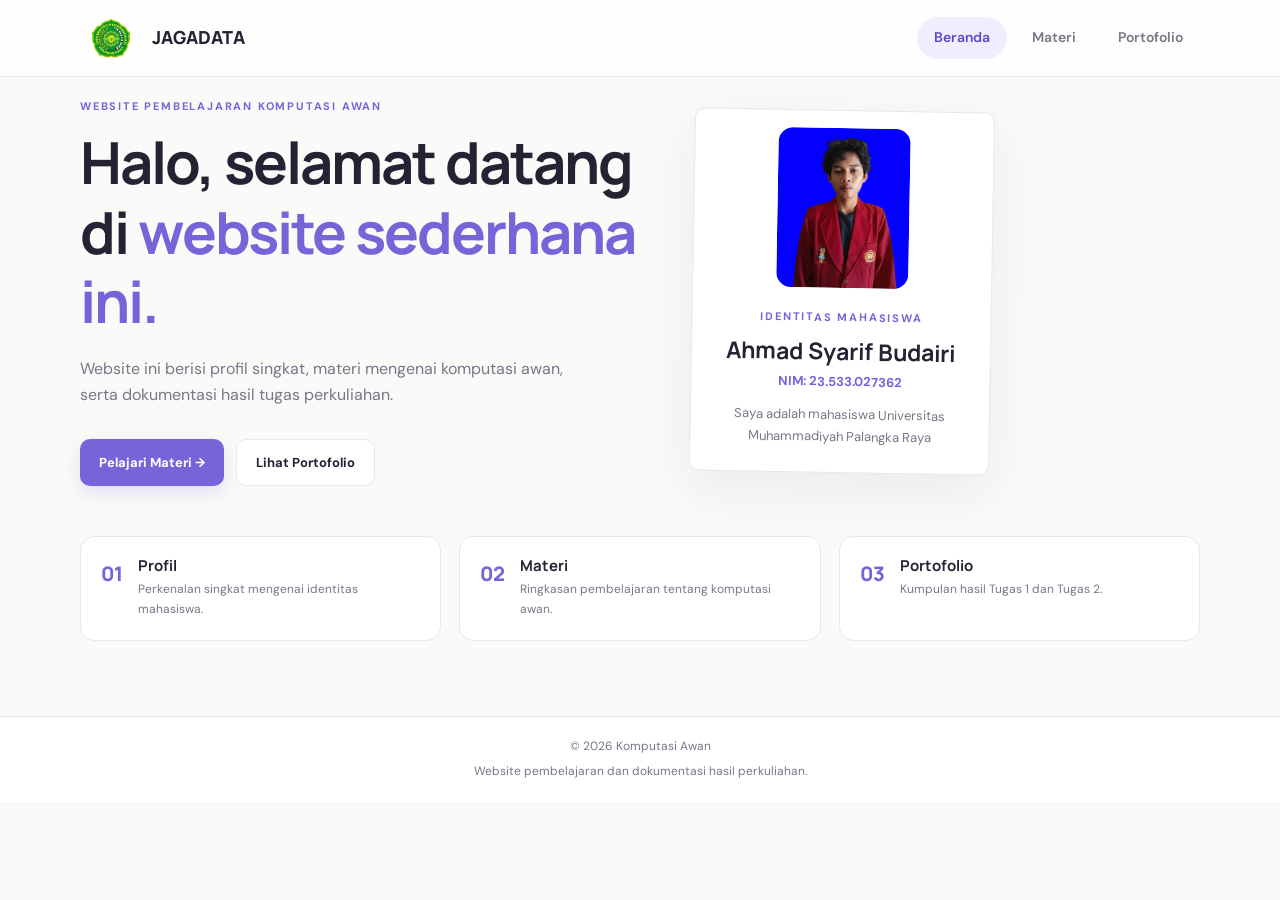
<file: index.html>
<!DOCTYPE html>
<html lang="id">
<head>
    <meta charset="UTF-8">
    <meta name="viewport" content="width=device-width, initial-scale=1.0">
    <title>Beranda</title>
    <link rel="stylesheet" href="style.css">
</head>
<body>
    <header class="site-header">
        <nav class="navbar container">
            <a class="brand" href="index.html">
                <img src="images/logo-universitas.png"alt="Logo Universitas"class="brand-logo">
                <span class="brand-name">JAGADATA</span></a>
            <div class="nav-links">
                <a class="active" href="index.html">Beranda</a>
                <a href="materi.html">Materi</a>
                <a href="portfolio.html">Portofolio</a>
            </div>
        </nav>
    </header>
    <main>
        <section class="hero container">
            <div class="hero-copy">
                <p class="eyebrow">WEBSITE PEMBELAJARAN KOMPUTASI AWAN</p>
                <h1>
                    Halo, selamat datang di
                    <span>website sederhana ini.</span>
                </h1>
                <p class="lead">
                    Website ini berisi profil singkat, materi mengenai
                    komputasi awan, serta dokumentasi hasil tugas perkuliahan.
                </p>
                <div class="hero-actions">
                    <a class="btn btn-primary" href="materi.html">
                        Pelajari Materi →</a>
                    <a class="btn btn-outline" href="portfolio.html">
                        Lihat Portofolio
                    </a>
                </div>
            </div>
            <div class="profile-card">
                <div class="profile-image">
                    <img src="images/beranda.jpg"
                         alt="Foto profil mahasiswa">
                </div>
                <div class="profile-info">
                    <center><p class="eyebrow">IDENTITAS MAHASISWA</p>
                    <h2>Ahmad Syarif Budairi</h2>
                    <p class="student-id">
                        NIM: 23.533.027362
                    </p>
                    <p class="profile-desc">
                        Saya adalah mahasiswa Universitas Muhammadiyah 
                        Palangka Raya 
                    </p></center>
                </div>
            </div>
        </section>
        <section class="container intro-strip">
            <div>
                <span class="strip-number">01</span>
                <div>
                    <h3>Profil</h3>
                    <p>Perkenalan singkat mengenai identitas mahasiswa.</p>
                </div>
            </div>
            <div>
                <span class="strip-number">02</span>
                <div>
                    <h3>Materi</h3>
                    <p>Ringkasan pembelajaran tentang komputasi awan.</p>
                </div>
            </div>
            <div>
                <span class="strip-number">03</span>
                <div>
                    <h3>Portofolio</h3>
                    <p>Kumpulan hasil Tugas 1 dan Tugas 2.</p>
                </div>
            </div>
        </section>
    </main>
    <footer class="footer">
            <div class="container footer-inner">
                <span>© 2026 Komputasi Awan</span>
                <span>
                Website pembelajaran dan dokumentasi hasil perkuliahan.
                </span></div>
        </footer>
</body>
</html>
</file>
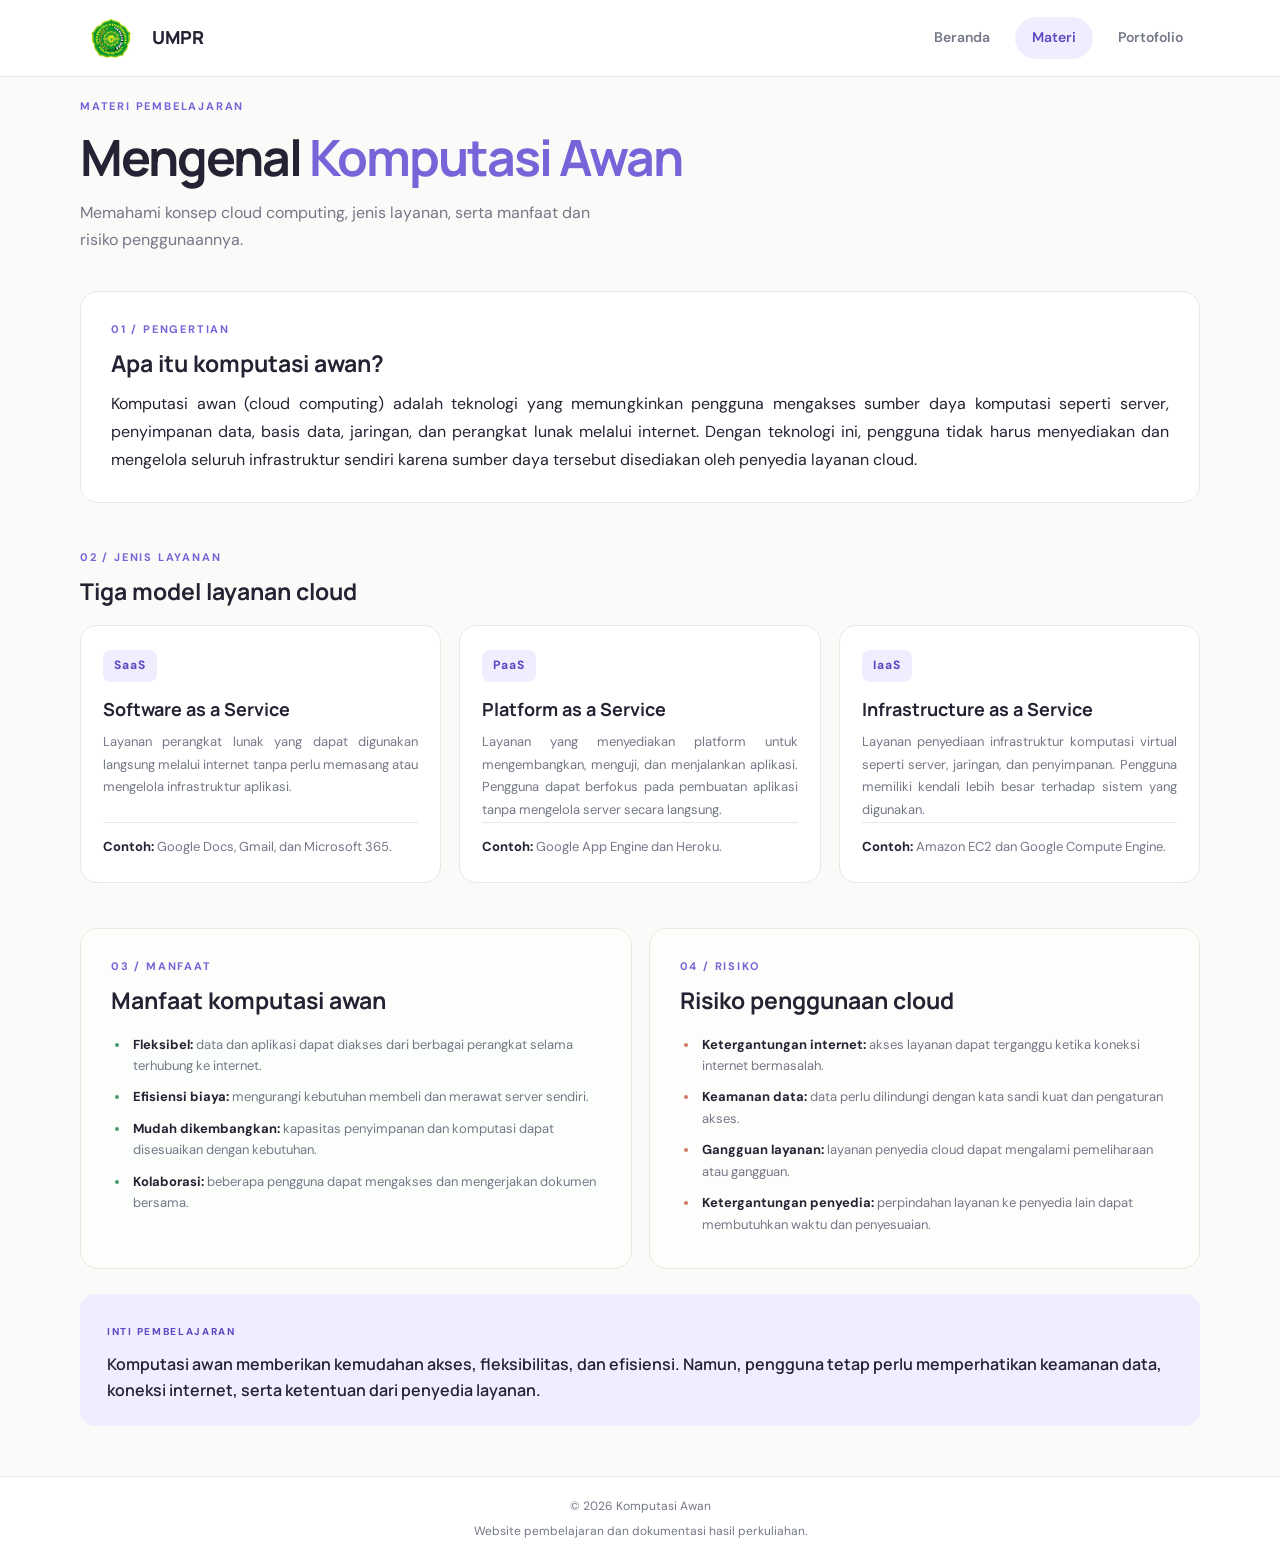
<file: materi.html>
<!DOCTYPE html>
<html lang="id">
<head>
    <meta charset="UTF-8">
    <meta name="viewport" content="width=device-width, initial-scale=1.0">
    <title>Materi Komputasi Awan</title>
    <link rel="stylesheet" href="style.css">
</head>
<body>
    <header class="site-header">
        <nav class="navbar container">
            <a class="brand" href="index.html">
                <img src="images/logo-universitas.png"alt="Logo Universitas"class="brand-logo">
                <span class="brand-name">UMPR</span></a>
            <div class="nav-links">
                <a href="index.html">Beranda</a>
                <a class="active" href="materi.html">Materi</a>
                <a href="portfolio.html">Portofolio</a>
            </div>
        </nav>
    </header>
    <main class="container page-main">
        <section class="page-heading">
            <p class="eyebrow">MATERI PEMBELAJARAN</p>
            <h1>
                Mengenal <span>Komputasi Awan</span>
            </h1>
            <p class="lead">
                Memahami konsep cloud computing, jenis layanan,
                serta manfaat dan risiko penggunaannya.
            </p>
        </section>
        <section class="content-panel">
            <div class="section-label">01 / PENGERTIAN</div>
            <h2>Apa itu komputasi awan?</h2>
            <p>
                Komputasi awan (cloud computing) adalah teknologi yang
                memungkinkan pengguna mengakses sumber daya komputasi
                seperti server, penyimpanan data, basis data, jaringan,
                dan perangkat lunak melalui internet. Dengan teknologi
                ini, pengguna tidak harus menyediakan dan mengelola
                seluruh infrastruktur sendiri karena sumber daya
                tersebut disediakan oleh penyedia layanan cloud.
            </p>
        </section>
        <section class="section-block">
            <div class="section-top">
                <div>
                    <p class="eyebrow">02 / JENIS LAYANAN</p>
                    <h2>Tiga model layanan cloud</h2>
                </div>
            </div>
            <div class="service-grid">
                <article class="service-card">
                    <span class="service-code">SaaS</span>
                    <h3>Software as a Service</h3>
                    <p>
                        Layanan perangkat lunak yang dapat digunakan
                        langsung melalui internet tanpa perlu memasang
                        atau mengelola infrastruktur aplikasi.
                    </p>
                    <p class="example">
                        <b>Contoh:</b> Google Docs, Gmail,
                        dan Microsoft 365.
                    </p>
                </article>
                <article class="service-card">
                    <span class="service-code">PaaS</span>
                    <h3>Platform as a Service</h3>
                    <p>
                        Layanan yang menyediakan platform untuk
                        mengembangkan, menguji, dan menjalankan aplikasi.
                        Pengguna dapat berfokus pada pembuatan aplikasi
                        tanpa mengelola server secara langsung.
                    </p>
                    <p class="example">
                        <b>Contoh:</b> Google App Engine dan Heroku.
                    </p>
                </article>
                <article class="service-card">
                    <span class="service-code">IaaS</span>
                    <h3>Infrastructure as a Service</h3>
                    <p>
                        Layanan penyediaan infrastruktur komputasi
                        virtual seperti server, jaringan, dan penyimpanan.
                        Pengguna memiliki kendali lebih besar terhadap
                        sistem yang digunakan.
                    </p>
                    <p class="example">
                        <b>Contoh:</b> Amazon EC2 dan
                        Google Compute Engine.
                    </p>
                </article>
            </div>
        </section>
        <section class="pros-cons">
            <article class="content-panel benefit-panel">
                <div class="section-label">03 / MANFAAT</div>
                <h2>Manfaat komputasi awan</h2>
                <ul class="check-list">
                    <li>
                        <b>Fleksibel:</b> data dan aplikasi dapat
                        diakses dari berbagai perangkat selama
                        terhubung ke internet.
                    </li>
                    <li>
                        <b>Efisiensi biaya:</b> mengurangi kebutuhan
                        membeli dan merawat server sendiri.
                    </li>
                    <li>
                        <b>Mudah dikembangkan:</b> kapasitas
                        penyimpanan dan komputasi dapat disesuaikan
                        dengan kebutuhan.
                    </li>
                    <li>
                        <b>Kolaborasi:</b> beberapa pengguna dapat
                        mengakses dan mengerjakan dokumen bersama.
                    </li>
                </ul>
            </article>
            <article class="content-panel risk-panel">
                <div class="section-label">04 / RISIKO</div>
                <h2>Risiko penggunaan cloud</h2>
                <ul class="risk-list">
                    <li>
                        <b>Ketergantungan internet:</b> akses layanan
                        dapat terganggu ketika koneksi internet bermasalah.
                    </li>
                    <li>
                        <b>Keamanan data:</b> data perlu dilindungi
                        dengan kata sandi kuat dan pengaturan akses.
                    </li>
                    <li>
                        <b>Gangguan layanan:</b> layanan penyedia cloud
                        dapat mengalami pemeliharaan atau gangguan.
                    </li>
                    <li>
                        <b>Ketergantungan penyedia:</b> perpindahan
                        layanan ke penyedia lain dapat membutuhkan
                        waktu dan penyesuaian.
                    </li>
                </ul>
            </article>
        </section>
        <section class="closing-note">
            <span>INTI PEMBELAJARAN</span>
            <p>
                Komputasi awan memberikan kemudahan akses, fleksibilitas,
                dan efisiensi. Namun, pengguna tetap perlu memperhatikan
                keamanan data, koneksi internet, serta ketentuan dari
                penyedia layanan.
            </p>
        </section>
    </main>
    <footer class="footer">
            <div class="container footer-inner">
                <span>© 2026 Komputasi Awan</span>
                <span>
                Website pembelajaran dan dokumentasi hasil perkuliahan.
                </span></div>
        </footer>
</body>
</html>
</file>
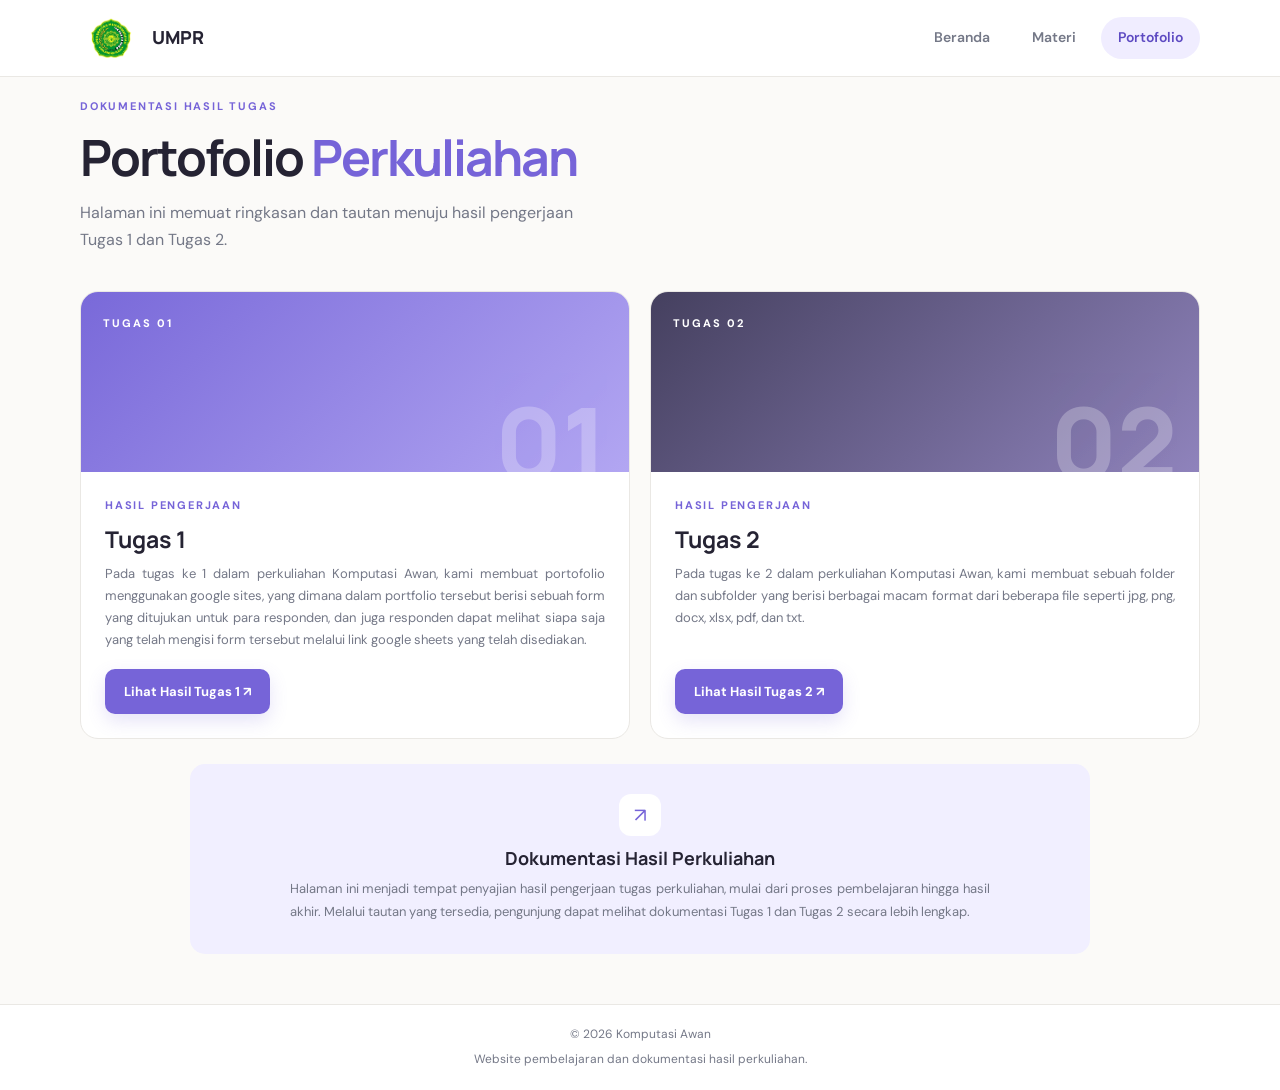
<file: portfolio.html>
<!DOCTYPE html>
<html lang="id">
<head>
    <meta charset="UTF-8">
    <meta name="viewport" content="width=device-width, initial-scale=1.0">
    <title>Portofolio Tugas</title>
    <link rel="stylesheet" href="style.css">
</head>
<body>
    <header class="site-header">
        <nav class="navbar container">
            <a class="brand" href="index.html">
                <img src="images/logo-universitas.png"alt="Logo Universitas"class="brand-logo">
                <span class="brand-name">UMPR</span></a>
            <div class="nav-links">
                <a href="index.html">Beranda</a>
                <a href="materi.html">Materi</a>
                <a class="active" href="portfolio.html">Portofolio</a>
            </div>
        </nav>
    </header>
    <main class="container page-main">
        <section class="page-heading">
            <p class="eyebrow">DOKUMENTASI HASIL TUGAS</p>
            <h1>
                Portofolio <span>Perkuliahan</span>
            </h1>
            <p class="lead">
                Halaman ini memuat ringkasan dan tautan menuju
                hasil pengerjaan Tugas 1 dan Tugas 2.
            </p>
        </section>
        <section class="portfolio-grid">
            <article class="portfolio-card">
                <div class="portfolio-visual visual-one">
                    <span>TUGAS 01</span>
                    <div class="visual-symbol">01</div>
                </div>
                <div class="portfolio-body">
                    <p class="eyebrow">HASIL PENGERJAAN</p>
                    <h2>Tugas 1</h2>
                    <p class="portfolio-summary">
                        Pada tugas ke 1 dalam perkuliahan Komputasi Awan,
                        kami membuat portofolio menggunakan google sites,
                        yang dimana dalam portfolio tersebut berisi sebuah form
                        yang ditujukan untuk para responden, dan juga responden
                        dapat melihat siapa saja yang telah mengisi form tersebut
                        melalui link google sheets yang telah disediakan.</p>
                    <a class="btn btn-primary"
                       href="https://sites.google.com/view/ahmadsyarifbudairi2353027362?usp=sharing"
                       target="_blank"
                       rel="noopener noreferrer">
                        Lihat Hasil Tugas 1 ↗
                    </a>
                </div>
            </article>
            <article class="portfolio-card">
                <div class="portfolio-visual visual-two">
                    <span>TUGAS 02</span>
                    <div class="visual-symbol">02</div>
                </div>
                <div class="portfolio-body">
                    <p class="eyebrow">HASIL PENGERJAAN</p>
                    <h2>Tugas 2</h2>
                    <p class="portfolio-summary">
                        Pada tugas ke 2 dalam perkuliahan Komputasi Awan,
                        kami membuat sebuah folder dan subfolder yang berisi
                        berbagai macam format dari beberapa file seperti jpg, png, 
                        docx, xlsx, pdf, dan txt.
                    </p>
                    <a class="btn btn-primary"
                       href="https://drive.google.com/drive/folders/1mkUvlsWj8CN9BGYslF9W2mnSWj7EETyX"
                       target="_blank"
                       rel="noopener noreferrer">
                        Lihat Hasil Tugas 2 ↗
                    </a>
                </div>
            </article>
        </section>
        <section class="access-note">
            <div class="note-icon">↗</div>
                <div><h3>Dokumentasi Hasil Perkuliahan</h3>
                    <p>Halaman ini menjadi tempat penyajian hasil pengerjaan
                    tugas perkuliahan, mulai dari proses pembelajaran
                    hingga hasil akhir. Melalui tautan yang tersedia,
                    pengunjung dapat melihat dokumentasi Tugas 1 dan
                    Tugas 2 secara lebih lengkap.</p>
                </div>
        </section>
    </main>
        <footer class="footer">
            <div class="container footer-inner">
                <span>© 2026 Komputasi Awan</span>
                <span>
                Website pembelajaran dan dokumentasi hasil perkuliahan.
                </span></div>
        </footer>
</body>
</html>
</file>
<file: style.css>
@import url('https://fonts.googleapis.com/css2?family=DM+Sans:wght@400;500;600;700&family=Manrope:wght@400;500;600;700;800&display=swap');

:root {
    --purple: #7664d8;
    --purple-dark: #5d4ac2;
    --dark: #252333;
    --gray: #747887;
    --background: #fbfaf8;
    --border: #eae8e4;
    --lavender: #f0edff;
    --white: #fff;
}

* {
    box-sizing: border-box;
    margin: 0;
    padding: 0;
}

body {
    font-family: 'DM Sans', sans-serif;
    background: var(--background);
    color: var(--dark);
    line-height: 1.65;
}

a {
    color: inherit;
    text-decoration: none;
}

.container {
    width: min(1120px, calc(100% - 48px));
    margin: 0 auto;
}

.site-header {
    background: rgba(255,255,255,.9);
    border-bottom: 1px solid var(--border);
    position: sticky;
    top: 0;
    z-index: 10;
}

.navbar {
    height: 76px;
    display: flex;
    align-items: center;
    justify-content: space-between;
}

.brand {
    display: flex;
    align-items: center;
    gap: 10px;

    font-family: Manrope, sans-serif;
    font-weight: 800;
    font-size: 18px;

    white-space: nowrap;
}

.brand-logo {
    width: 62px;
    height: 62px;

    object-fit: contain;
    display: block;
    flex-shrink: 0;
}

.brand-name {
    font-family: Manrope, sans-serif;
    font-size: 18px;
    font-weight: 800;
    color: var(--dark);
}

.nav-links {
    display: flex;
    gap: 8px;
}

.nav-links a {
    padding: 9px 17px;
    border-radius: 30px;
    color: var(--gray);
    font-size: 14px;
    font-weight: 600;
    transition: .2s;
}

.nav-links a:hover,
.nav-links a.active {
    background: var(--lavender);
    color: var(--purple-dark);
}

.hero {
    display: grid;
    grid-template-columns: 1.05fr .95fr;
    gap: 50px;
    align-items: center;

    padding-top: 20px;
    padding-bottom: 50px;
}

.eyebrow,
.section-label {
    font-size: 11px;
    letter-spacing: 1.8px;
    font-weight: 700;
    color: var(--purple);
    margin-bottom: 12px;
}

h1, h2, h3 {
    font-family: Manrope, sans-serif;
    line-height: 1.2;
}

h1 {
    font-size: clamp(38px, 5vw, 58px);
    letter-spacing: -2px;
    margin-bottom: 20px;
}

h1 span,
.page-heading h1 span {
    color: var(--purple);
}

.lead {
    font-size: 16px;
    color: var(--gray);
    max-width: 520px;
}

.hero-actions {
    display: flex;
    gap: 12px;
    flex-wrap: wrap;
    margin-top: 30px;
}

.btn {
    display: inline-flex;
    align-items: center;
    gap: 14px;
    padding: 12px 19px;
    border-radius: 10px;
    font-weight: 700;
    font-size: 13px;
    transition: .2s;
}

.btn-primary {
    background: var(--purple);
    color: white;
    box-shadow: 0 7px 18px rgba(118,100,216,.18);
}

.btn-primary:hover {
    background: var(--purple-dark);
    transform: translateY(-2px);
}

.btn-outline {
    border: 1px solid var(--border);
    background: white;
}

.btn-outline:hover {
    border-color: var(--purple);
    color: var(--purple);
}

.profile-card {
    background: white;
    border: 1px solid var(--border);
    width: 100%;
    max-width: 300px;
    min-height: 230px;
    border-radius: 10px;
    padding: 17px;
    box-shadow: 0 18px 55px rgba(45,38,78,.07);
    transform: rotate(1deg);
}

.profile-image {
    width: 50%;
    height: 160px;
    margin: 0 auto;

    border-radius: 15px;
    overflow: hidden;
    background: var(--lavender);
}

.profile-image img {
    display: block;
    width: 100%;
    height: 100%;

    object-fit: cover;
    object-position: center;
}

.profile-info {
    padding: 20px 8px 8px;
}

.profile-info h2 {
    font-size: 23px;
    margin-bottom: 5px;
}

.student-id {
    font-size: 13px;
    color: var(--purple);
    font-weight: 700;
}

.profile-desc {
    font-size: 13px;
    color: var(--gray);
    margin-top: 12px;
}

.intro-strip {
    display: grid;
    grid-template-columns: repeat(3, 1fr);
    gap: 18px;
    padding-bottom: 75px;
}

.intro-strip > div {
    display: flex;
    gap: 15px;
    padding: 20px;
    background: white;
    border: 1px solid var(--border);
    border-radius: 14px;
}

.strip-number {
    font-family: Manrope;
    font-size: 20px;
    color: var(--purple);
    font-weight: 800;
}

.intro-strip h3 {
    font-size: 15px;
    margin-bottom: 5px;
}

.intro-strip p {
    font-size: 12px;
    color: var(--gray);
}

.page-main {
    padding-top: 20px;
    padding-bottom: 50px;
}

.page-heading {
    margin-bottom: 38px;
}

.page-heading h1 {
    font-size: clamp(36px, 4.5vw, 50px);
    margin-bottom: 13px;
}

.content-panel {
    background: white;
    border: 1px solid var(--border);
    border-radius: 18px;
    padding: 28px 30px;
    margin-bottom: 30px;
}

.content-panel h2,
.section-block h2,
.portfolio-body h2 {
    font-size: 23px;
    margin-bottom: 12px;
}

.content-panel p,
.service-card p:not(.example),
.access-note p {
    text-align: justify;
    line-height: 1.75;
}

.section-block {
    margin: 45px 0;
}

.section-top {
    display: flex;
    justify-content: space-between;
    align-items: end;
    gap: 20px;
    margin-bottom: 20px;
}

.section-top h2 {
    margin-bottom: 0;
}

.section-note {
    font-size: 12px;
    color: var(--gray);
    max-width: 260px;
}

.service-grid {
    display: grid;
    grid-template-columns: repeat(3, minmax(0, 1fr));
    gap: 18px;
    align-items: stretch;
}

.service-card {
    background: white;
    border: 1px solid var(--border);
    border-radius: 17px;
    padding: 24px 22px;

    display: flex;
    flex-direction: column;
    min-width: 0;
    height: 100%;
}

.service-code {
    display: inline-flex;
    align-self: flex-start;
    width: fit-content;

    background: var(--lavender);
    color: var(--purple-dark);

    padding: 6px 11px;
    border-radius: 8px;

    font-size: 12px;
    font-weight: 800;
    letter-spacing: 1px;

    margin-bottom: 17px;
}

.service-card h3 {
    font-size: 18px;
    margin-bottom: 10px;
}

.service-card p {
    font-size: 13px;
    color: var(--gray);
    line-height: 1.75;

    text-align: justify;
    text-justify: inter-word;
}


.service-card .example {
    margin-top: auto;
    padding-top: 13px;
    border-top: 1px solid var(--border);

    text-align: left;
    line-height: 1.7;
}

.example b {
    color: var(--dark);
}

.pros-cons {
    display: grid;
    grid-template-columns: 1fr 1fr;
    gap: 17px;
}

.pros-cons .content-panel {
    margin: 0;
}

.benefit-panel {
    background: #fbfefa;
}

.risk-panel {
    background: #fffdfc;
}

.check-list,
.risk-list {
    padding-left: 19px;
    margin-top: 14px;
    color: var(--gray);
    font-size: 13px;
}

.check-list li,
.risk-list li {
    padding: 5px 0 5px 3px;
}

.check-list li::marker {
    color: #4b9b68;
}

.risk-list li::marker {
    color: #d17a68;
}

.check-list b,
.risk-list b {
    color: var(--dark);
}

.closing-note {
    margin-top: 25px;
    background: var(--lavender);
    padding: 23px 27px;
    border-radius: 15px;
}

.closing-note span {
    font-size: 10px;
    letter-spacing: 1.7px;
    font-weight: 800;
    color: var(--purple-dark);
}

.closing-note p {
    font-family: Manrope;
    font-size: 16px;
    font-weight: 600;
    margin-top: 7px;
}

.portfolio-grid {
    display: grid;
    grid-template-columns: 1fr 1fr;
    gap: 20px;
}

.portfolio-card {
    background: white;
    border: 1px solid var(--border);
    border-radius: 18px;
    overflow: hidden;

    display: flex;
    flex-direction: column;
}

.portfolio-visual {
    height: 180px;
    position: relative;
    overflow: hidden;
    padding: 22px;
    color: white;
    display: flex;
    align-items: flex-start;
    justify-content: space-between;
}

.visual-one {
    background: linear-gradient(135deg, #7969d9, #b2a6f2);
}

.visual-two {
    background: linear-gradient(135deg, #45405f, #8f83bc);
}

.portfolio-visual > span {
    font-size: 11px;
    letter-spacing: 2px;
    font-weight: 800;
}

.visual-symbol {
    font-family: Manrope;
    font-size: 100px;
    font-weight: 800;
    line-height: 1;
    opacity: .25;
    position: absolute;
    right: 22px;
    bottom: -20px;
}

.portfolio-body {
    padding: 24px;

    display: flex;
    flex-direction: column;
    flex: 1;
}

.portfolio-body h2 {
    margin-bottom: 9px;
}

.portfolio-summary {
    font-size: 13px;
    color: var(--gray);
    margin-bottom: 18px;

    text-align: justify;
    line-height: 1.7;
}

.portfolio-body .btn {
    align-self: flex-start;
    margin-top: auto;
}

.link-hint {
    font-size: 11px;
    color: #9a91c7;
    margin-top: 10px;
}

.access-note {
    display: flex;
    flex-direction: column;
    align-items: center;
    justify-content: center;

    text-align: center;

    max-width: 900px;
    margin: 25px auto 0;
    padding: 30px;

    background: #f1efff;
    border-radius: 15px;
    gap: 12px;
}

.note-icon {
    width: 42px;
    height: 42px;
    flex: none;

    display: grid;
    place-items: center;

    background: white;
    color: var(--purple);
    border-radius: 12px;
    font-size: 20px;
}

.access-note h3 {
    font-size: 18px;
    margin-bottom: 8px;
}

.access-note p {
    max-width: 700px;
    margin: 0 auto;

    font-size: 13px;
    color: var(--gray);
}

.footer {
    border-top: 1px solid var(--border);
    background: white;
}

.footer-inner {
    min-height: 85px;

    display: flex;
    flex-direction: column;
    align-items: center;
    justify-content: center;

    text-align: center;
    gap: 5px;

    color: var(--gray);
    font-size: 12px;
}

@media (max-width: 900px) {
    .service-grid {
        grid-template-columns: repeat(2, minmax(0, 1fr));
    }
}

@media (max-width: 760px) {
    .service-grid {
        grid-template-columns: 1fr;
    }
}

@media (max-width: 760px) {
    .hero {
        grid-template-columns: 1fr;
        gap: 35px;
        padding-top: 55px;
    }

    .profile-card {
        max-width: 460px;
        width: 100%;
        margin: auto;
    }

    .intro-strip,
    .service-grid {
        grid-template-columns: 1fr;
    }

    .pros-cons,
    .portfolio-grid {
        grid-template-columns: 1fr;
    }

    .section-top {
        display: block;
    }

    .section-note {
        margin-top: 10px;
    }

    .page-main {
        padding-top: 45px;
    }
}

@media (max-width: 480px) {
    .container {
        width: min(100% - 30px, 1120px);
    }

    .navbar {
        height: auto;
        min-height: 70px;
        align-items: flex-start;
        flex-direction: column;
        padding: 13px 0;
        gap: 10px;
    }

    .nav-links {
        width: 100%;
        gap: 3px;
    }

    .nav-links a {
        padding: 8px 12px;
        font-size: 12px;
    }

    .hero {
        padding-top: 40px;
    }

    h1 {
        font-size: 39px;
    }

    .footer-inner {
    padding: 17px 0;
    gap: 6px;

    align-items: center;
    flex-direction: column;

    text-align: center;
}

    .content-panel {
        padding: 22px 20px;
    }
}
</file>
